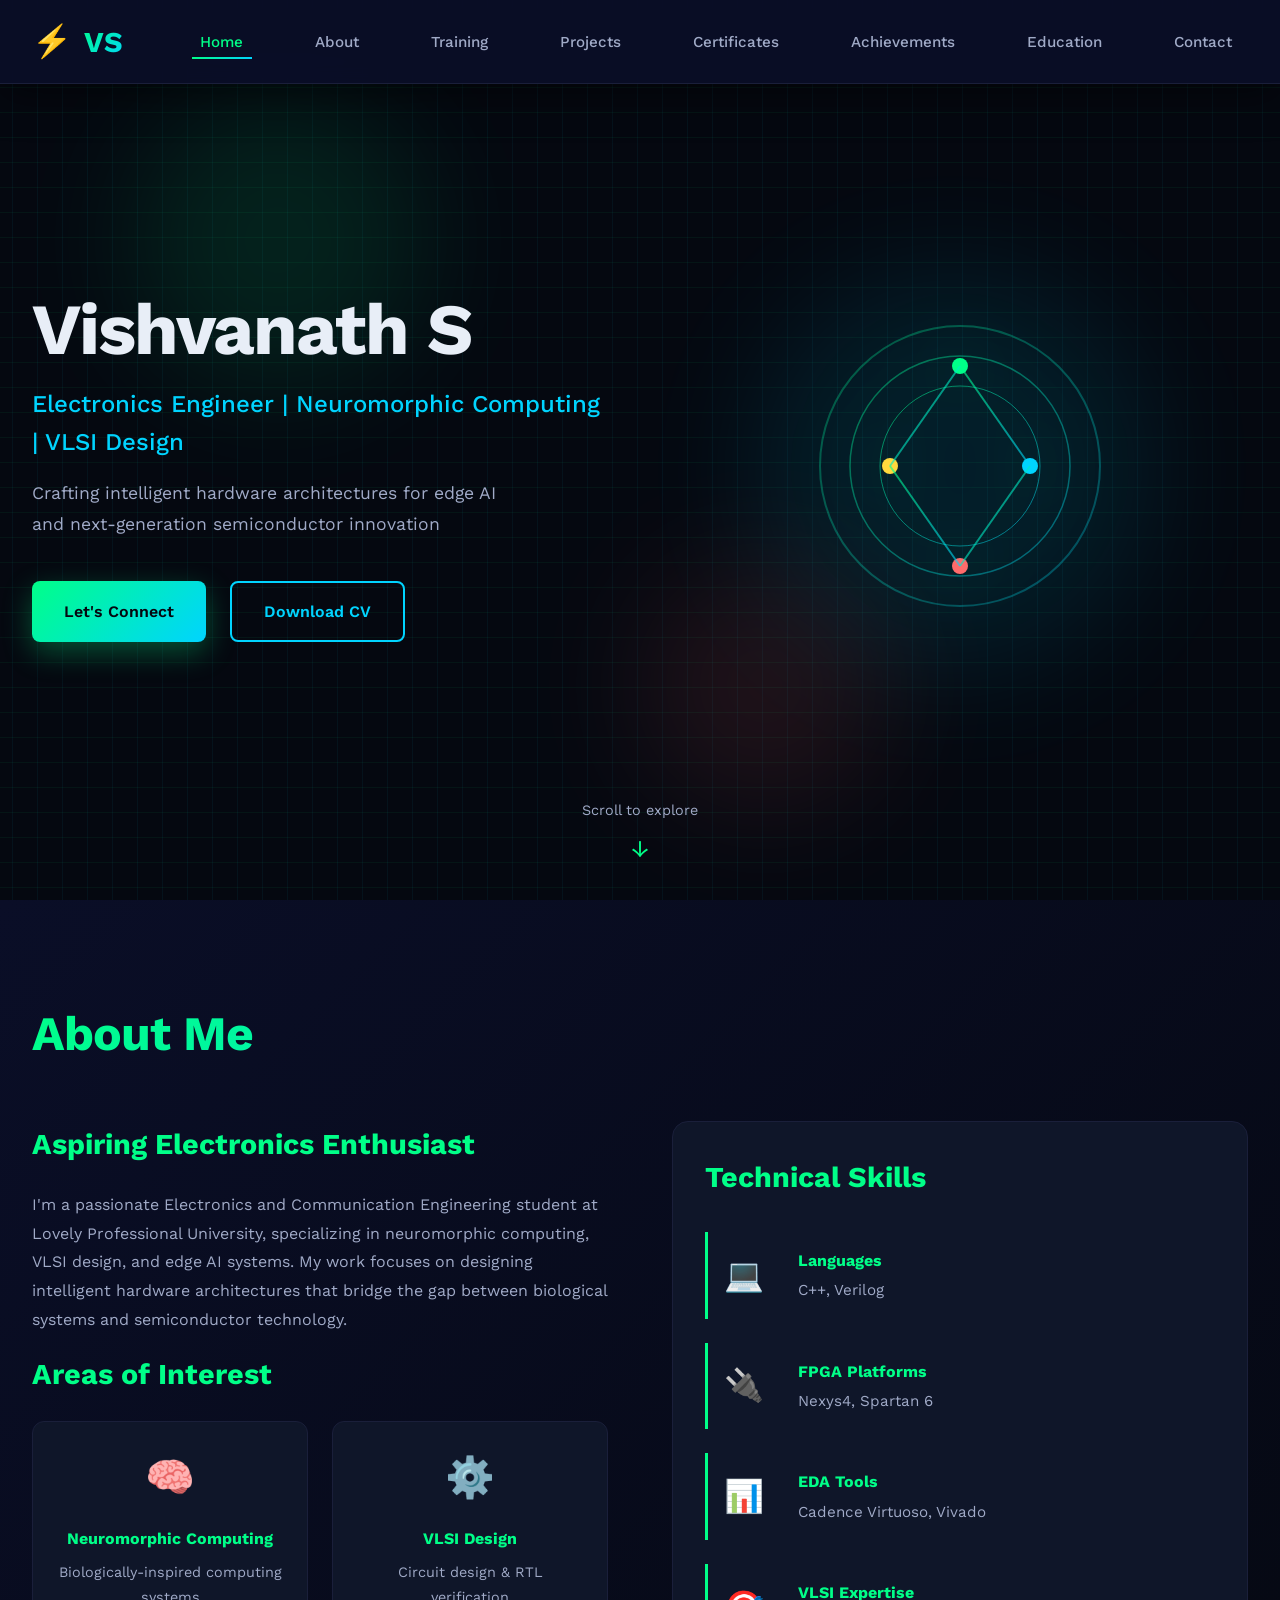
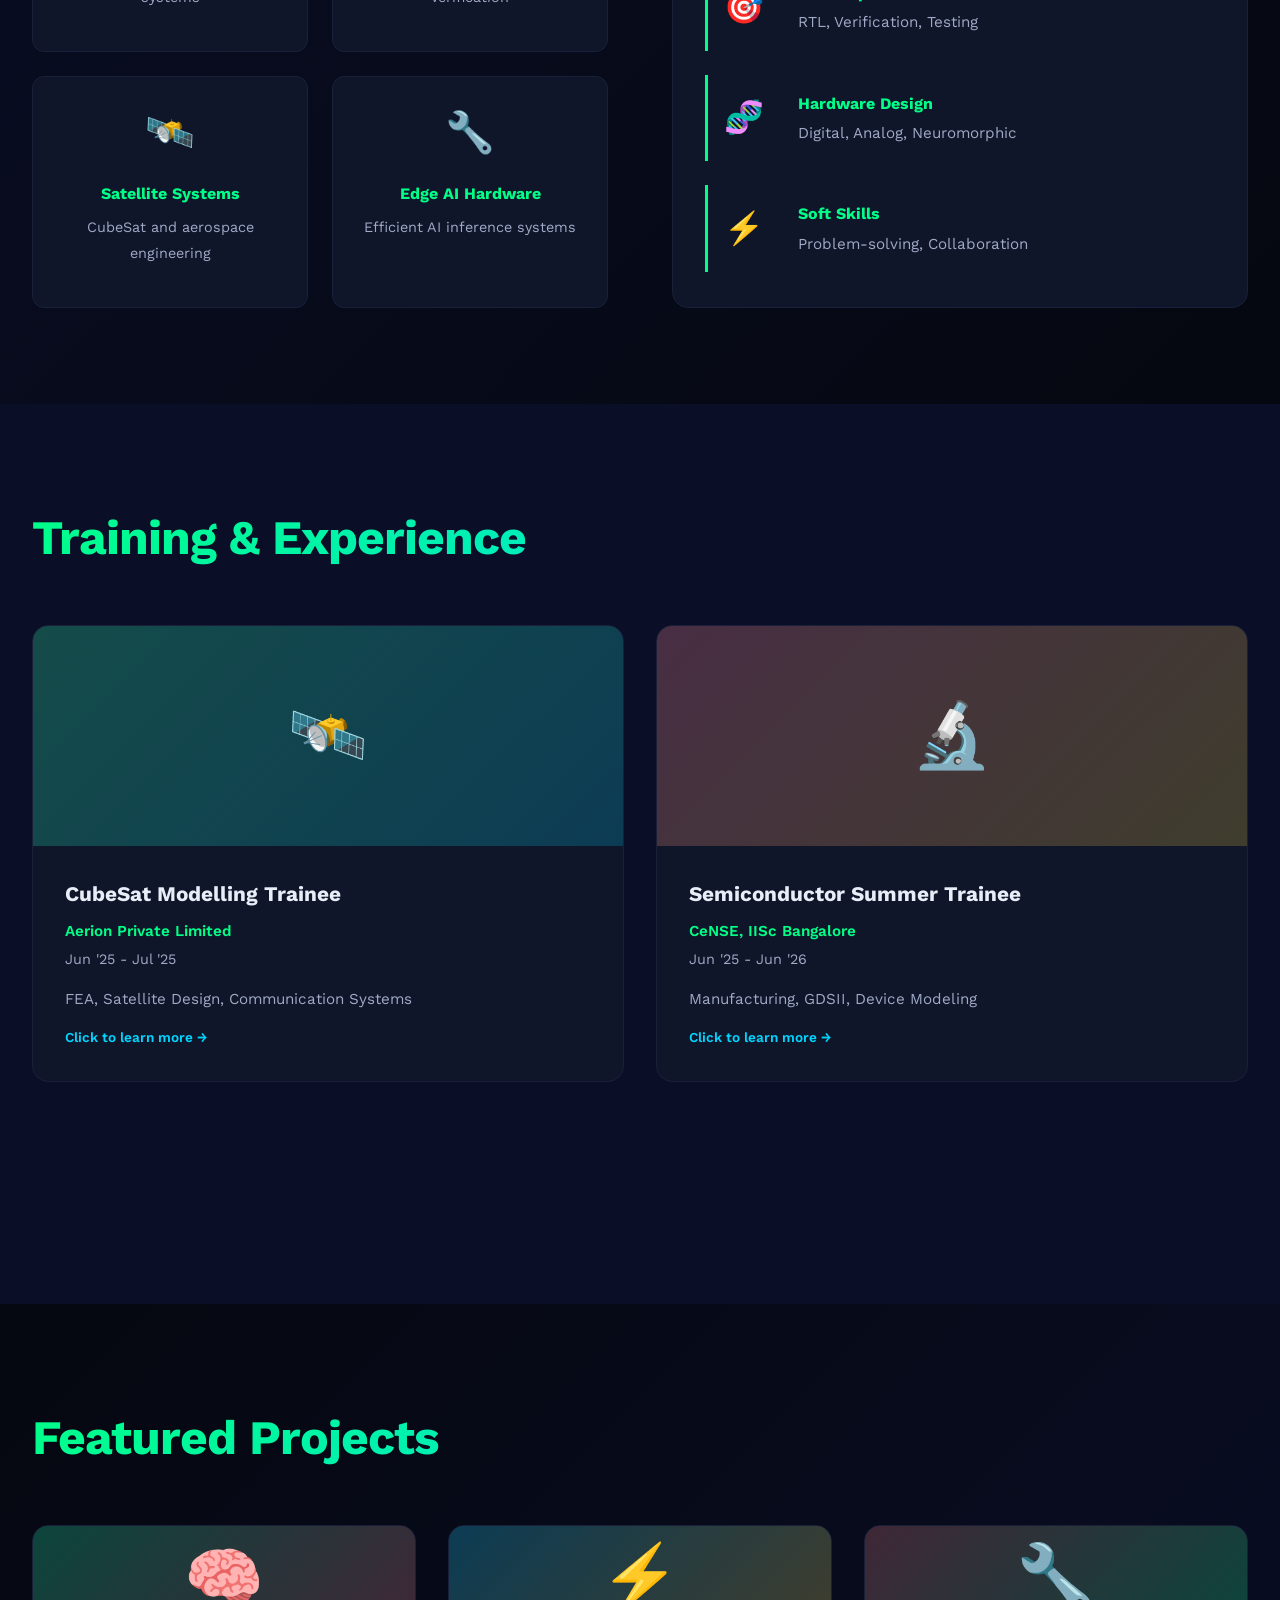
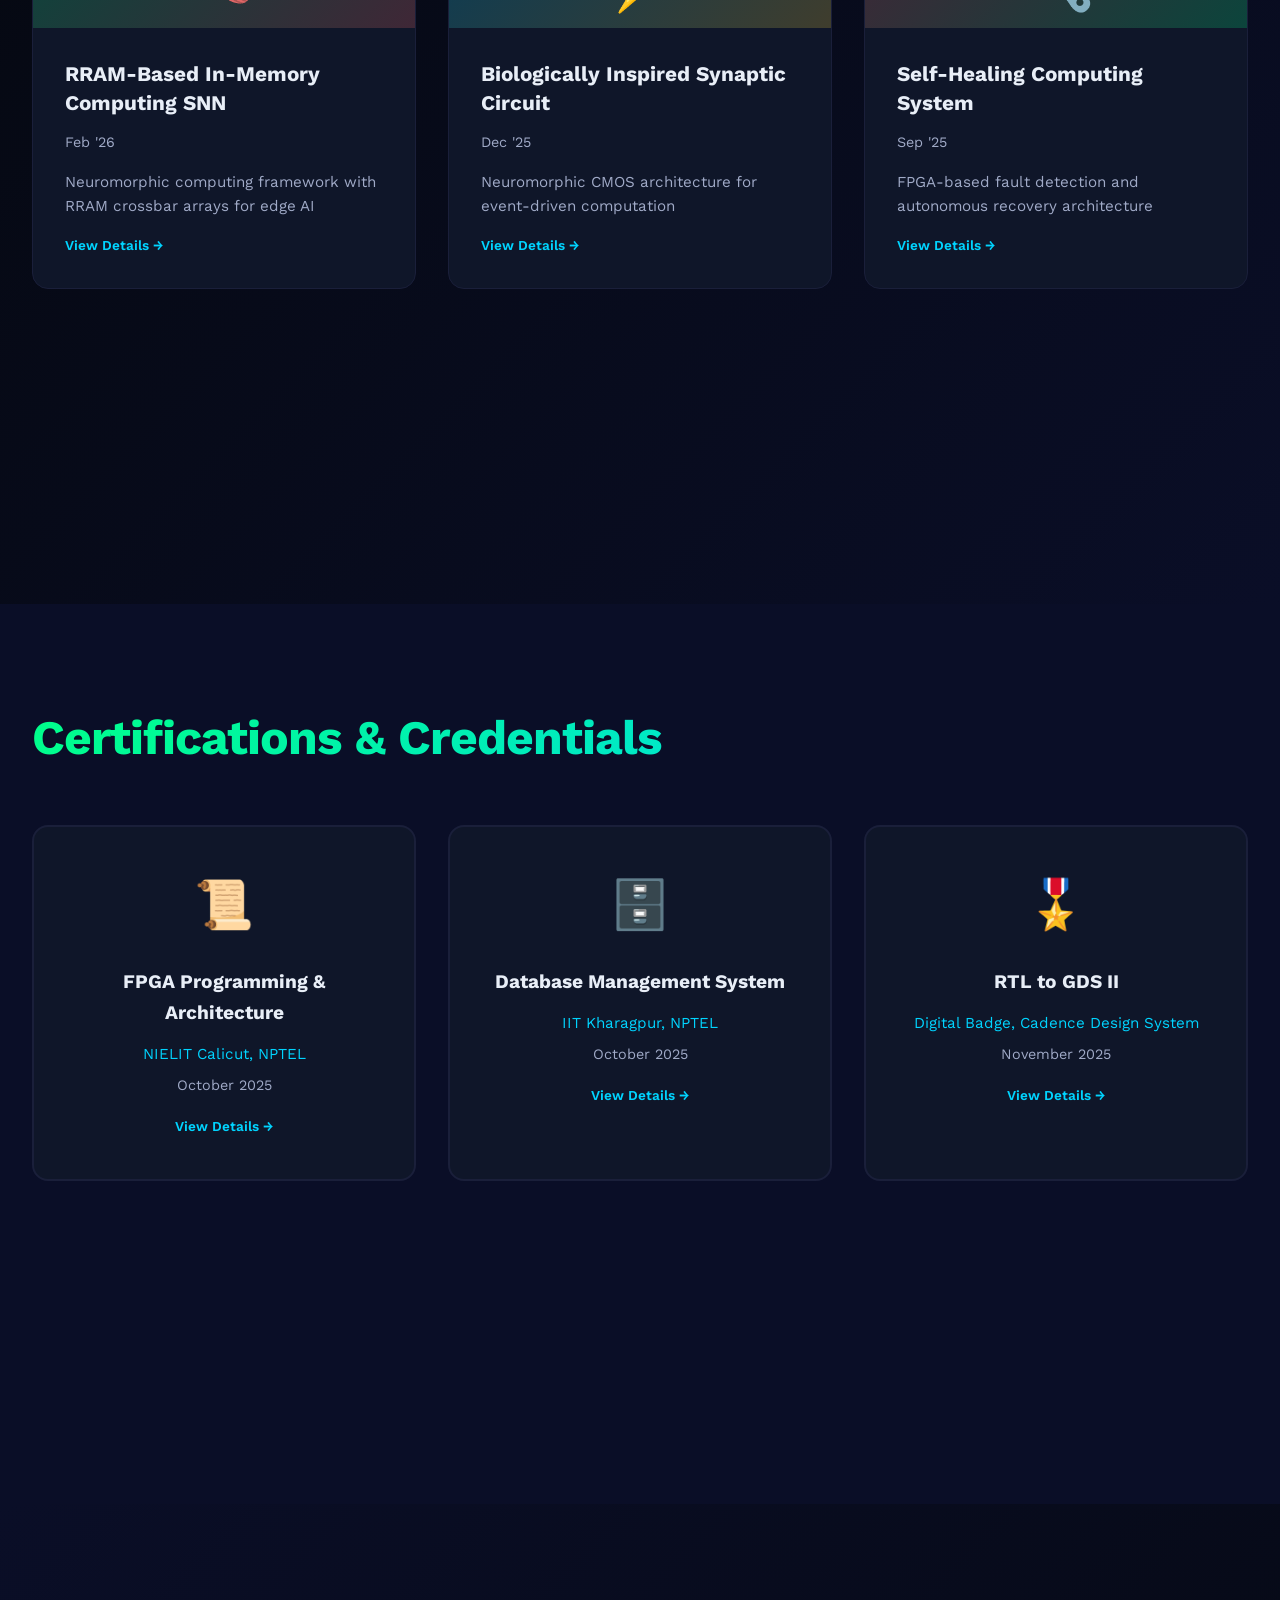
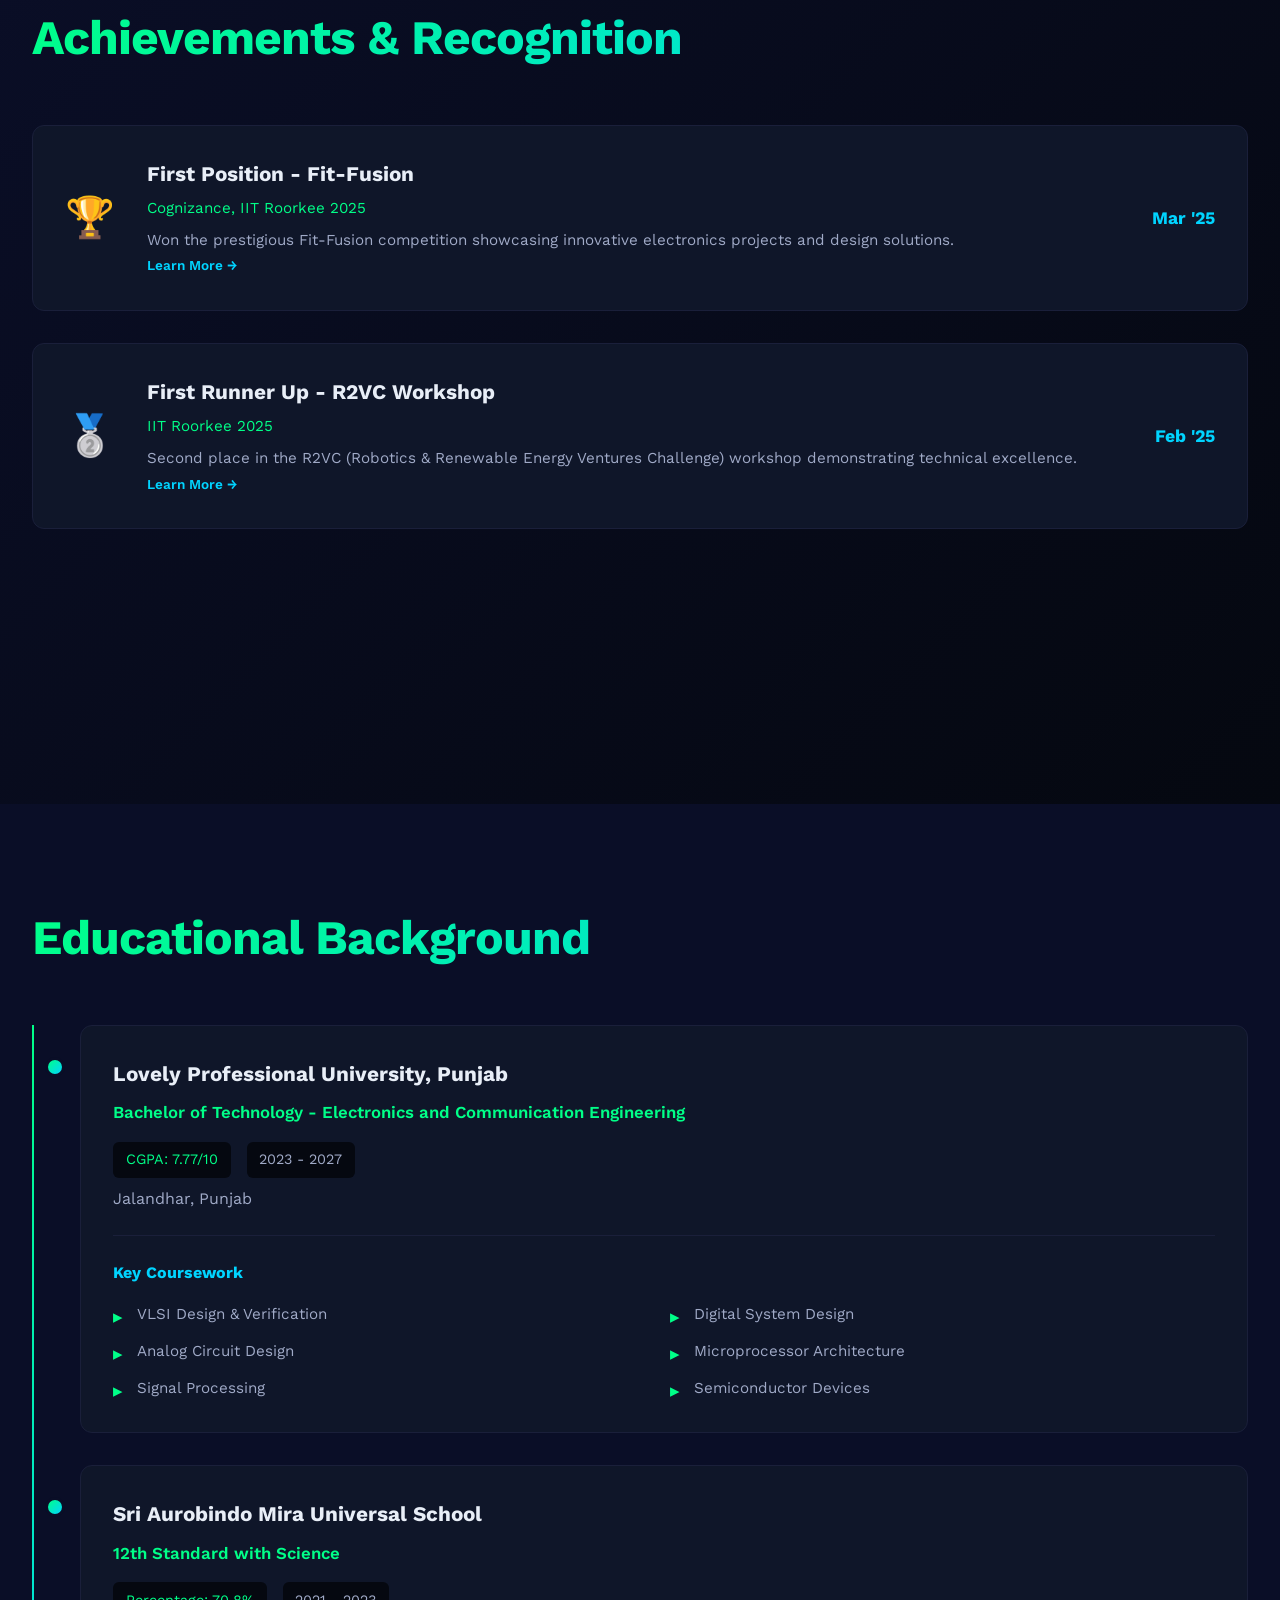
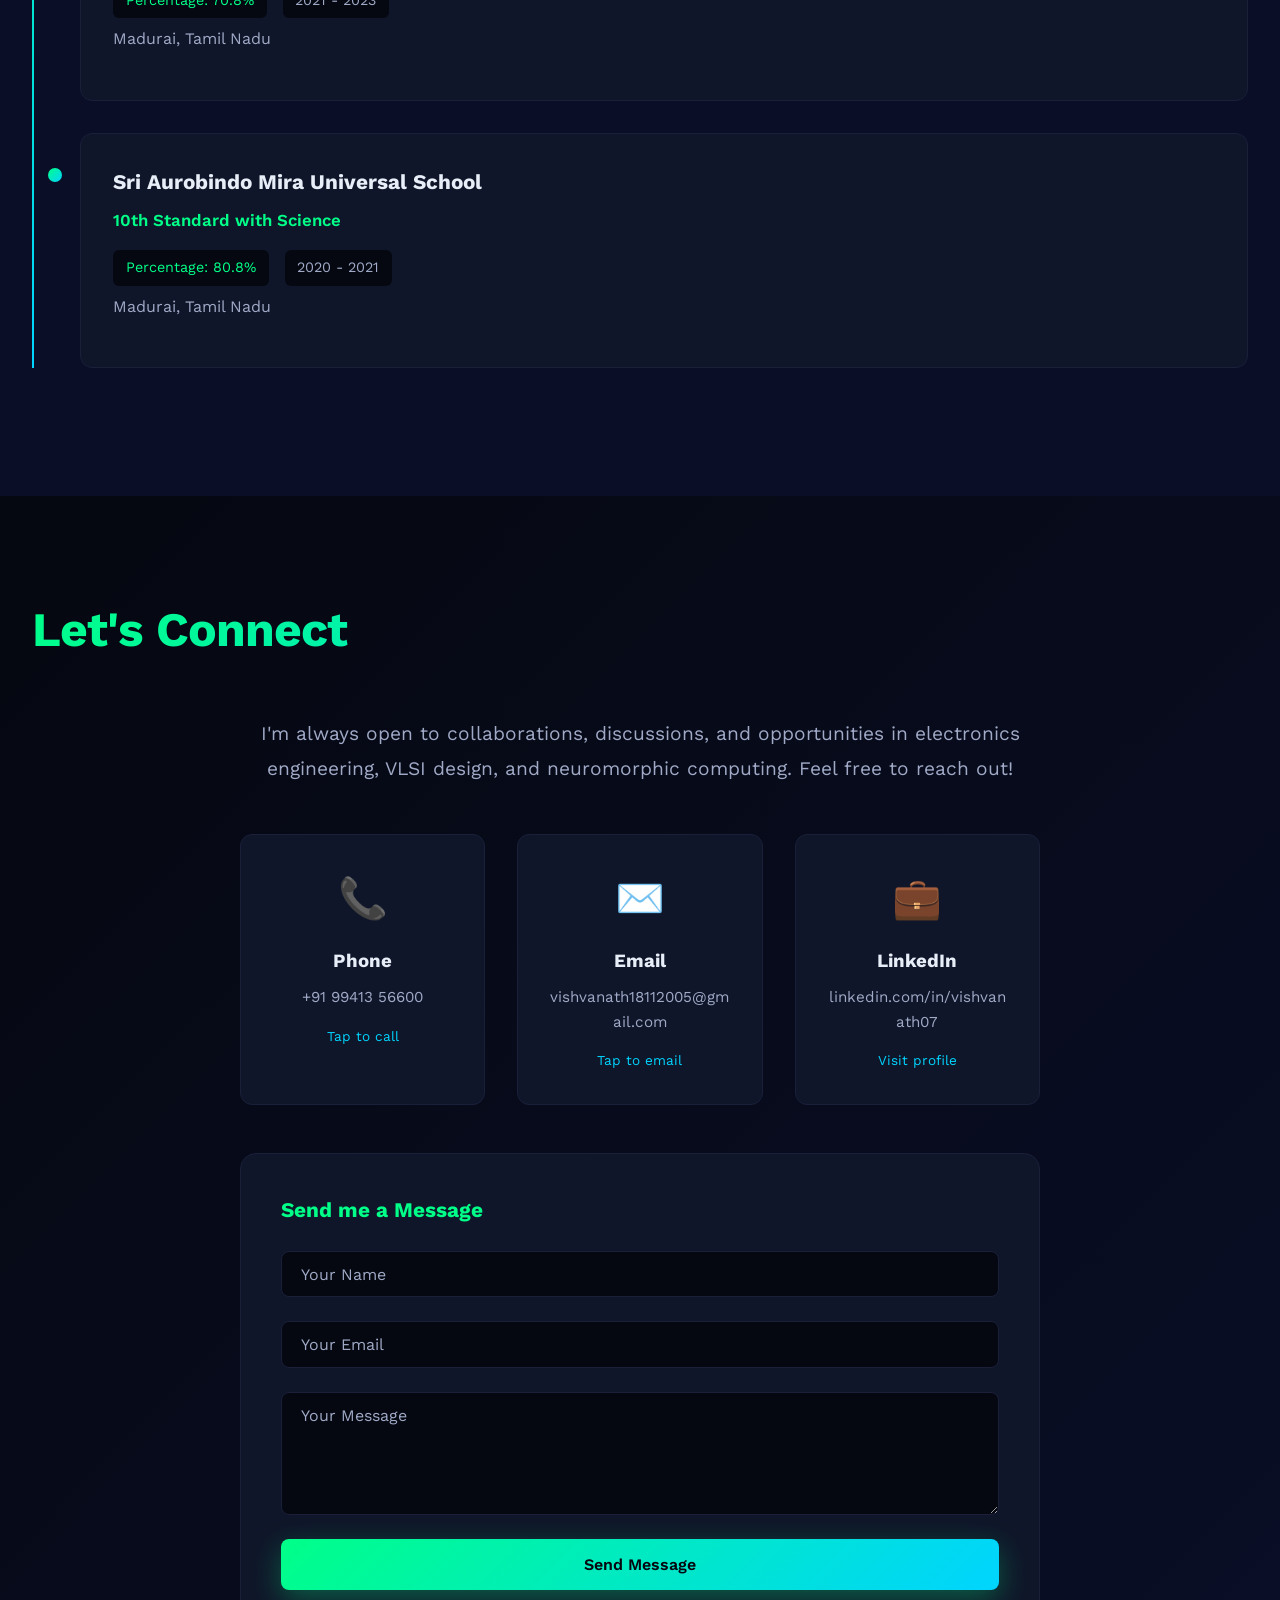
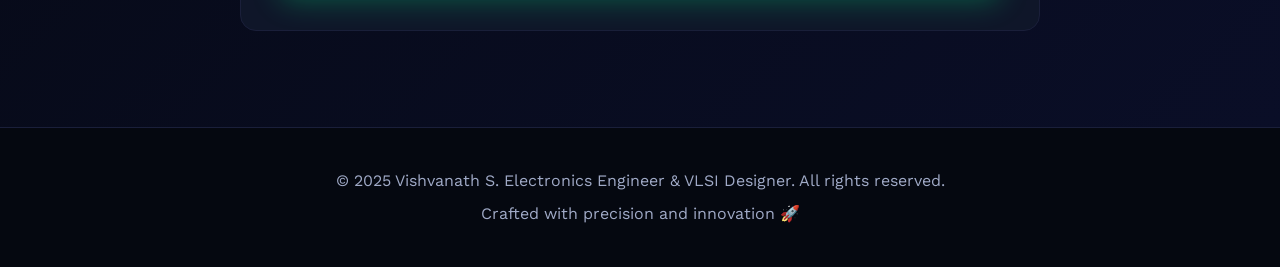
<file: index (1).html>
<!DOCTYPE html>
<html lang="en">
<head>
    <meta charset="UTF-8">
    <meta name="viewport" content="width=device-width, initial-scale=1.0">
    <title>Vishvanath S - Electronics & Neuromorphic Computing Portfolio</title>
    <link rel="stylesheet" href="styles.css">
    <link href="https://fonts.googleapis.com/css2?family=Space+Mono:wght@400;700&family=Geist+Mono:wght@400;500;700&family=Work+Sans:wght@300;400;500;600;700&display=swap" rel="stylesheet">
</head>
<body>
    <!-- Navigation Bar -->
    <nav class="navbar">
        <div class="navbar-container">
            <div class="logo">
                <span class="logo-icon">⚡</span>
                <span class="logo-text">VS</span>
            </div>
            <ul class="nav-menu">
                <li><a href="#home" class="nav-link active" data-section="home">Home</a></li>
                <li><a href="#about" class="nav-link" data-section="about">About</a></li>
                <li><a href="#training" class="nav-link" data-section="training">Training</a></li>
                <li><a href="#projects" class="nav-link" data-section="projects">Projects</a></li>
                <li><a href="#certificates" class="nav-link" data-section="certificates">Certificates</a></li>
                <li><a href="#achievements" class="nav-link" data-section="achievements">Achievements</a></li>
                <li><a href="#education" class="nav-link" data-section="education">Education</a></li>
                <li><a href="#contact" class="nav-link" data-section="contact">Contact</a></li>
            </ul>
            <div class="hamburger">
                <span></span>
                <span></span>
                <span></span>
            </div>
        </div>
    </nav>

    <!-- Hero Section -->
    <section id="home" class="section hero-section">
        <div class="hero-background">
            <div class="grid-bg"></div>
            <div class="animated-blobs">
                <div class="blob blob-1"></div>
                <div class="blob blob-2"></div>
                <div class="blob blob-3"></div>
            </div>
        </div>
        <div class="hero-content">
            <div class="hero-text">
                <h1 class="hero-title">Vishvanath S</h1>
                <p class="hero-subtitle">Electronics Engineer | Neuromorphic Computing | VLSI Design</p>
                <p class="hero-description">Crafting intelligent hardware architectures for edge AI and next-generation semiconductor innovation</p>
                <div class="hero-buttons">
                    <button class="btn btn-primary" onclick="scrollToSection('contact')">Let's Connect</button>
                    <a href="vcv.pdf" download class="btn btn-secondary">
    Download CV
</a>
                </div>
            </div>
            <div class="hero-visual">
                <div class="animated-circuit">
                    <svg viewBox="0 0 300 300" class="circuit-svg">
                        <circle cx="150" cy="150" r="140" fill="none" stroke="url(#grad)" stroke-width="2" opacity="0.3"/>
                        <circle cx="150" cy="150" r="110" fill="none" stroke="url(#grad)" stroke-width="1.5" opacity="0.4"/>
                        <circle cx="150" cy="150" r="80" fill="none" stroke="url(#grad)" stroke-width="1" opacity="0.5"/>
                        <defs>
                            <linearGradient id="grad" x1="0%" y1="0%" x2="100%" y2="100%">
                                <stop offset="0%" style="stop-color:#00ff88;stop-opacity:1" />
                                <stop offset="100%" style="stop-color:#00d4ff;stop-opacity:1" />
                            </linearGradient>
                        </defs>
                        <circle cx="150" cy="50" r="8" fill="#00ff88"/>
                        <circle cx="220" cy="150" r="8" fill="#00d4ff"/>
                        <circle cx="150" cy="250" r="8" fill="#ff6b6b"/>
                        <circle cx="80" cy="150" r="8" fill="#ffd93d"/>
                        <line x1="150" y1="50" x2="220" y2="150" stroke="url(#grad)" stroke-width="2" opacity="0.6"/>
                        <line x1="220" y1="150" x2="150" y2="250" stroke="url(#grad)" stroke-width="2" opacity="0.6"/>
                        <line x1="150" y1="250" x2="80" y2="150" stroke="url(#grad)" stroke-width="2" opacity="0.6"/>
                        <line x1="80" y1="150" x2="150" y2="50" stroke="url(#grad)" stroke-width="2" opacity="0.6"/>
                    </svg>
                </div>
            </div>
        </div>
        <div class="scroll-indicator">
            <span>Scroll to explore</span>
            <div class="scroll-arrow">↓</div>
        </div>
    </section>

    <!-- About Section -->
    <section id="about" class="section about-section">
        <div class="section-container">
            <h2 class="section-title">About Me</h2>
            <div class="about-content">
                <div class="about-text">
                    <div class="about-intro">
                        <h3>Aspiring Electronics Enthusiast</h3>
                        <p>I'm a passionate Electronics and Communication Engineering student at Lovely Professional University, specializing in neuromorphic computing, VLSI design, and edge AI systems. My work focuses on designing intelligent hardware architectures that bridge the gap between biological systems and semiconductor technology.</p>
                    </div>
                    <div class="about-interests">
                        <h3>Areas of Interest</h3>
                        <div class="interest-grid">
                            <div class="interest-card">
                                <span class="interest-icon">🧠</span>
                                <h4>Neuromorphic Computing</h4>
                                <p>Biologically-inspired computing systems</p>
                            </div>
                            <div class="interest-card">
                                <span class="interest-icon">⚙️</span>
                                <h4>VLSI Design</h4>
                                <p>Circuit design & RTL verification</p>
                            </div>
                            <div class="interest-card">
                                <span class="interest-icon">🛰️</span>
                                <h4>Satellite Systems</h4>
                                <p>CubeSat and aerospace engineering</p>
                            </div>
                            <div class="interest-card">
                                <span class="interest-icon">🔧</span>
                                <h4>Edge AI Hardware</h4>
                                <p>Efficient AI inference systems</p>
                            </div>
                        </div>
                    </div>
                </div>
                <div class="skills-showcase">
                    <h3>Technical Skills</h3>
                    <div class="skills-grid">
                        <div class="skill-item">
                            <span class="skill-icon">💻</span>
                            <div class="skill-info">
                                <h4>Languages</h4>
                                <p>C++, Verilog</p>
                            </div>
                        </div>
                        <div class="skill-item">
                            <span class="skill-icon">🔌</span>
                            <div class="skill-info">
                                <h4>FPGA Platforms</h4>
                                <p>Nexys4, Spartan 6</p>
                            </div>
                        </div>
                        <div class="skill-item">
                            <span class="skill-icon">📊</span>
                            <div class="skill-info">
                                <h4>EDA Tools</h4>
                                <p>Cadence Virtuoso, Vivado</p>
                            </div>
                        </div>
                        <div class="skill-item">
                            <span class="skill-icon">🎯</span>
                            <div class="skill-info">
                                <h4>VLSI Expertise</h4>
                                <p>RTL, Verification, Testing</p>
                            </div>
                        </div>
                        <div class="skill-item">
                            <span class="skill-icon">🧬</span>
                            <div class="skill-info">
                                <h4>Hardware Design</h4>
                                <p>Digital, Analog, Neuromorphic</p>
                            </div>
                        </div>
                        <div class="skill-item">
                            <span class="skill-icon">⚡</span>
                            <div class="skill-info">
                                <h4>Soft Skills</h4>
                                <p>Problem-solving, Collaboration</p>
                            </div>
                        </div>
                    </div>
                </div>
            </div>
        </div>
    </section>

    <!-- Training Section -->
    <section id="training" class="section training-section">
        <div class="section-container">
            <h2 class="section-title">Training & Experience</h2>
            <div class="training-grid">
                <div class="training-card" onclick="openModal('training-modal-1')">
                    <div class="training-image">
                        <div class="image-placeholder aerospace">
                            <span>🛰️</span>
                        </div>
                    </div>
                    <div class="training-info">
                        <h3>CubeSat Modelling Trainee</h3>
                        <p class="company">Aerion Private Limited</p>
                        <p class="date">Jun '25 - Jul '25</p>
                        <p class="description">FEA, Satellite Design, Communication Systems</p>
                        <span class="click-hint">Click to learn more →</span>
                    </div>
                </div>

                <div class="training-card" onclick="openModal('training-modal-2')">
                    <div class="training-image">
                        <div class="image-placeholder semiconductor">
                            <span>🔬</span>
                        </div>
                    </div>
                    <div class="training-info">
                        <h3>Semiconductor Summer Trainee</h3>
                        <p class="company">CeNSE, IISc Bangalore</p>
                        <p class="date">Jun '25 - Jun '26</p>
                        <p class="description">Manufacturing, GDSII, Device Modeling</p>
                        <span class="click-hint">Click to learn more →</span>
                    </div>
                </div>
            </div>
        </div>
    </section>

    <!-- Training Modals -->
    <div id="training-modal-1" class="modal">
        <div class="modal-content">
            <button class="close-modal" onclick="closeModal('training-modal-1')">&times;</button>
            <div class="modal-header">
                <h2>CubeSat Modelling Trainee</h2>
                <p class="modal-subtitle">Aerion Private Limited | Jun '25 - Jul '25</p>
            </div>
            <div class="modal-body">
                <div class="modal-section">
                    <h3>Area of Training</h3>
                    <p>Finite Element Analysis, Satellite Structure Design, Communication System Integration, Aerospace Prototyping</p>
                </div>
                <div class="modal-section">
                    <h3>Learning Outcomes</h3>
                    <ul class="outcomes-list">
                        <li>Conducted FEA on CubeSat structures for weather monitoring and navigation applications</li>
                        <li>Modeled satellite components using Fusion 360 with high-fidelity simulations in Simulia</li>
                        <li>Analyzed mechanical stresses and thermal loads under mission-critical conditions</li>
                        <li>Explored communication subsystem architectures for surveillance and remote sensing</li>
                        <li>Developed modular 3D designs following aerospace prototyping principles</li>
                    </ul>
                </div>
                <div class="modal-section">
                    <h3>Certificate</h3>
                    <p>Certificate from Aerion Private Limited</p>
                    <a href="aeroinletter.pdf" target="_blank" class="btn btn-secondary">
    View PDF Proof
</a>
                </div>
            </div>
        </div>
    </div>

    <div id="training-modal-2" class="modal">
        <div class="modal-content">
            <button class="close-modal" onclick="closeModal('training-modal-2')">&times;</button>
            <div class="modal-header">
                <h2>Semiconductor Summer Trainee</h2>
                <p class="modal-subtitle">CeNSE, IISc Bangalore | Jun '25 - Jun '26</p>
            </div>
            <div class="modal-body">
                <div class="modal-section">
                    <h3>Area of Training</h3>
                    <p>Semiconductor Manufacturing Flow, RTL to GDSII Transition, Device-level Modeling, Physical Layout Design</p>
                </div>
                <div class="modal-section">
                    <h3>Learning Outcomes</h3>
                    <ul class="outcomes-list">
                        <li>Comprehensive exposure to end-to-end semiconductor manufacturing from material science to chip packaging</li>
                        <li>Analyzed foundry workflows and RTL to GDSII transition processes</li>
                        <li>Visualized Silvaco TCAD for device-level modeling and process simulation</li>
                        <li>Focused on standard cell architectures and interconnect routing using Cadence Virtuoso</li>
                        <li>Gained expertise in silicon wafer tapeout and design verification</li>
                    </ul>
                </div>
                <div class="modal-section">
                    <h3>Certificate</h3>
                    <p>Certificate from CeNSE, IISc Bangalore</p>
                    <a href="iiscCerificate.pdf" target="_blank" class="btn btn-secondary">
    View PDF Proof
</a>
                </div>
            </div>
        </div>
    </div>

    <!-- Projects Section -->
    <section id="projects" class="section projects-section">
        <div class="section-container">
            <h2 class="section-title">Featured Projects</h2>
            <div class="projects-grid">
                <div class="project-card" onclick="openModal('project-modal-1')">
                    <div class="project-image">
                        <div class="image-placeholder neural">
                            <span>🧠</span>
                        </div>
                    </div>
                    <div class="project-info">
                        <h3>RRAM-Based In-Memory Computing SNN</h3>
                        <p class="date">Feb '26</p>
                        <p class="description">Neuromorphic computing framework with RRAM crossbar arrays for edge AI</p>
                        <span class="click-hint">View Details →</span>
                    </div>
                </div>

                <div class="project-card" onclick="openModal('project-modal-2')">
                    <div class="project-image">
                        <div class="image-placeholder synapse">
                            <span>⚡</span>
                        </div>
                    </div>
                    <div class="project-info">
                        <h3>Biologically Inspired Synaptic Circuit</h3>
                        <p class="date">Dec '25</p>
                        <p class="description">Neuromorphic CMOS architecture for event-driven computation</p>
                        <span class="click-hint">View Details →</span>
                    </div>
                </div>

                <div class="project-card" onclick="openModal('project-modal-3')">
                    <div class="project-image">
                        <div class="image-placeholder healing">
                            <span>🔧</span>
                        </div>
                    </div>
                    <div class="project-info">
                        <h3>Self-Healing Computing System</h3>
                        <p class="date">Sep '25</p>
                        <p class="description">FPGA-based fault detection and autonomous recovery architecture</p>
                        <span class="click-hint">View Details →</span>
                    </div>
                </div>
            </div>
        </div>
    </section>

    <!-- Project Modals -->
    <div id="project-modal-1" class="modal">
        <div class="modal-content">
            <button class="close-modal" onclick="closeModal('project-modal-1')">&times;</button>
            <div class="modal-header">
                <h2>RRAM-Based In-Memory Computing Spiking Neural Network</h2>
                <p class="modal-subtitle">February 2026</p>
            </div>
            <div class="modal-body">
                <div class="modal-section">
                    <h3>Targeted Problem</h3>
                    <p>Energy inefficiency in traditional AI inference systems for edge devices. Conventional von Neumann architectures suffer from the energy cost of data movement between processor and memory.</p>
                </div>
                <div class="modal-section">
                    <h3>Potential Impact</h3>
                    <p>By utilizing RRAM crossbar arrays, this project enables computation to occur directly within memory, reducing power consumption by orders of magnitude for edge AI applications in IoT devices, mobile systems, and autonomous platforms.</p>
                </div>
                <div class="modal-section">
                    <h3>Technical Implementation</h3>
                    <ul class="outcomes-list">
                        <li>Engineered neuromorphic computing framework using Resistive RAM crossbar arrays</li>
                        <li>Designed 1T1R RRAM cell architecture with crossbar-based synaptic weight storage</li>
                        <li>Implemented SNN neuron model for event-driven computation</li>
                        <li>Performed Monte Carlo variability analysis for device-level effects</li>
                        <li>Simulated I-V hysteresis characteristics and resistive switching behavior</li>
                    </ul>
                </div>
                <div class="modal-section progress-section">
                    <h3>Achievement Progress</h3>
                    <div class="progress-bar">
                        <div class="progress-fill" style="width: 85%"></div>
                    </div>
                    <p>85% Complete - Design verification phase</p>
                </div>
                <div class="modal-section">
                    <h3>Potential Area of Deployment</h3>
                    <ul class="outcomes-list">
                        <li>Edge AI inference on IoT devices</li>
                        <li>Mobile and wearable computing systems</li>
                        <li>Autonomous robotics and UAVs</li>
                        <li>Real-time sensory processing</li>
                        <li>Power-constrained embedded systems</li>
                    </ul>
                </div>
                <div class="modal-section">
                    <h3>Tech Stack</h3>
                    <p>Cadence Virtuoso, Verilog/Verilog-A, RRAM Device Modeling, Spiking Neural Networks, Monte Carlo Analysis</p>
                </div>
            </div>
        </div>
    </div>

    <div id="project-modal-2" class="modal">
        <div class="modal-content">
            <button class="close-modal" onclick="closeModal('project-modal-2')">&times;</button>
            <div class="modal-header">
                <h2>Biologically Inspired Synaptic Circuit – Neuromorphic Computing</h2>
                <p class="modal-subtitle">December 2025</p>
            </div>
            <div class="modal-body">
                <div class="modal-section">
                    <h3>Targeted Problem</h3>
                    <p>Traditional digital systems consume excessive power in event-processing tasks. This project aims to replicate the brain's efficient spike-based communication for ultra-low power applications.</p>
                </div>
                <div class="modal-section">
                    <h3>Potential Impact</h3>
                    <p>Creates a novel computing paradigm that matches biological neural behavior while maintaining hardware efficiency. Applicable to sensory processing, pattern recognition, and temporal signal analysis with minimal power overhead.</p>
                </div>
                <div class="modal-section">
                    <h3>Technical Implementation</h3>
                    <ul class="outcomes-list">
                        <li>Designed biologically inspired synaptic circuit using CMOS-based neuromorphic architectures</li>
                        <li>Developed SNN model at 90nm technology node</li>
                        <li>Implemented spike-based processing circuits with parallel inputs</li>
                        <li>Simulated neuron and synapse circuits in Cadence Virtuoso & Spectre</li>
                        <li>Analyzed synaptic response characteristics and threshold activation</li>
                    </ul>
                </div>
                <div class="modal-section progress-section">
                    <h3>Achievement Progress</h3>
                    <div class="progress-bar">
                        <div class="progress-fill" style="width: 90%"></div>
                    </div>
                    <p>90% Complete - Simulation and validation</p>
                </div>
                <div class="modal-section">
                    <h3>Potential Area of Deployment</h3>
                    <ul class="outcomes-list">
                        <li>Bio-signal processing (EEG, ECG analysis)</li>
                        <li>Neuromorphic sensor arrays</li>
                        <li>Pattern recognition systems</li>
                        <li>Low-power edge computing</li>
                        <li>Brain-computer interfaces</li>
                    </ul>
                </div>
                <div class="modal-section">
                    <h3>Tech Stack</h3>
                    <p>Cadence Virtuoso & Spectre, CMOS Digital/Analog Circuit Design, Spiking Neural Networks</p>
                </div>
            </div>
        </div>
    </div>

    <div id="project-modal-3" class="modal">
        <div class="modal-content">
            <button class="close-modal" onclick="closeModal('project-modal-3')">&times;</button>
            <div class="modal-header">
                <h2>Self-Healing Computing System – Bharat Electronics Limited</h2>
                <p class="modal-subtitle">September 2025</p>
            </div>
            <div class="modal-body">
                <div class="modal-section">
                    <h3>Targeted Problem</h3>
                    <p>Modern digital systems face increasing fault rates from process variations, aging, and radiation effects. Traditional systems require complete shutdown for repair; this system enables continuous operation during fault recovery.</p>
                </div>
                <div class="modal-section">
                    <h3>Potential Impact</h3>
                    <p>Dramatically improves system reliability and uptime for mission-critical applications. Enables autonomous fault detection and recovery without external intervention, reducing downtime and maintenance costs in aerospace, defense, and high-reliability computing.</p>
                </div>
                <div class="modal-section">
                    <h3>Technical Implementation</h3>
                    <ul class="outcomes-list">
                        <li>Designed 4-bit ALU with integrated BIST mechanism</li>
                        <li>Developed self-healing architecture using Xilinx FPGA partial reconfiguration</li>
                        <li>Implemented fault detection circuitry for runtime monitoring</li>
                        <li>Enabled dynamic isolation and replacement of faulty logic blocks</li>
                        <li>Performed functional verification and hardware testing with fault injection</li>
                    </ul>
                </div>
                <div class="modal-section progress-section">
                    <h3>Achievement Progress</h3>
                    <div class="progress-bar">
                        <div class="progress-fill" style="width: 95%"></div>
                    </div>
                    <p>95% Complete - Hardware deployment phase</p>
                </div>
                <div class="modal-section">
                    <h3>Potential Area of Deployment</h3>
                    <ul class="outcomes-list">
                        <li>Aerospace and satellite systems</li>
                        <li>Defense applications</li>
                        <li>Medical implants and devices</li>
                        <li>High-reliability industrial control</li>
                        <li>Autonomous systems and robotics</li>
                    </ul>
                </div>
                <div class="modal-section">
                    <h3>Tech Stack</h3>
                    <p>Verilog, Xilinx Vivado, FPGA (Nexys4), Digital System Design, Hardware Verification, Fault-Tolerant Computing</p>
                </div>
            </div>
        </div>
    </div>

    <!-- Certificates Section -->
    <section id="certificates" class="section certificates-section">
        <div class="section-container">
            <h2 class="section-title">Certifications & Credentials</h2>
            <div class="certificates-grid">
                <div class="certificate-card" onclick="openModal('cert-modal-1')">
                    <div class="cert-icon">📜</div>
                    <h3>FPGA Programming & Architecture</h3>
                    <p class="cert-issuer">NIELIT Calicut, NPTEL</p>
                    <p class="cert-date">October 2025</p>
                    <span class="click-hint">View Details →</span>
                </div>

                <div class="certificate-card" onclick="openModal('cert-modal-2')">
                    <div class="cert-icon">🗄️</div>
                    <h3>Database Management System</h3>
                    <p class="cert-issuer">IIT Kharagpur, NPTEL</p>
                    <p class="cert-date">October 2025</p>
                    <span class="click-hint">View Details →</span>
                </div>

                <div class="certificate-card" onclick="openModal('cert-modal-3')">
                    <div class="cert-icon">🎖️</div>
                    <h3>RTL to GDS II</h3>
                    <p class="cert-issuer">Digital Badge, Cadence Design System</p>
                    <p class="cert-date">November 2025</p>
                    <span class="click-hint">View Details →</span>
                </div>
            </div>
        </div>
    </section>

    <!-- Certificate Modals -->
    <div id="cert-modal-1" class="modal">
        <div class="modal-content">
            <button class="close-modal" onclick="closeModal('cert-modal-1')">&times;</button>
            <div class="modal-header">
                <h2>FPGA Programming and Architecture</h2>
                <p class="modal-subtitle">NIELIT Calicut, NPTEL | October 2025</p>
            </div>
            <div class="modal-body">
                <div class="modal-section">
                    <h3>Course Overview</h3>
                    <p>Comprehensive training in FPGA design principles, programming methodologies, and hardware implementation. Covered topics including hardware description languages, synthesis, and place-and-route optimization.</p>
                </div>
                <div class="modal-section">
                    <h3>Skills Acquired</h3>
                    <ul class="outcomes-list">
                        <li>FPGA architecture and design paradigms</li>
                        <li>Hardware description language proficiency</li>
                        <li>Synthesis and optimization techniques</li>
                        <li>Timing closure and placement strategies</li>
                        <li>Real-world FPGA deployment</li>
                    </ul>
                </div>
                <div class="modal-section">
                    <h3>Certificate</h3>
                    <p>Official certification from NPTEL</p>
                   <a href="fpga-30_signed.pdf" target="_blank" class="btn btn-secondary">
    View PDF Proof
</a>                </div>
            </div>
        </div>
    </div>

    <div id="cert-modal-2" class="modal">
        <div class="modal-content">
            <button class="close-modal" onclick="closeModal('cert-modal-2')">&times;</button>
            <div class="modal-header">
                <h2>Database Management System</h2>
                <p class="modal-subtitle">IIT Kharagpur, NPTEL | October 2025</p>
            </div>
            <div class="modal-body">
                <div class="modal-section">
                    <h3>Course Overview</h3>
                    <p>Advanced study of database management systems including relational databases, query optimization, transaction management, and data consistency models. Applicable to embedded systems and hardware design data management.</p>
                </div>
                <div class="modal-section">
                    <h3>Skills Acquired</h3>
                    <ul class="outcomes-list">
                        <li>Database design and normalization</li>
                        <li>SQL and query optimization</li>
                        <li>Transaction management and ACID properties</li>
                        <li>Indexing and query performance</li>
                        <li>Real-world database applications</li>
                    </ul>
                </div>
                <div class="modal-section">
                    <h3>Certificate</h3>
                    <p>Official certification from IIT Kharagpur</p>
                    <a href="Data Base Management System.pdf" target="_blank" class="btn btn-secondary">
    View PDF Proof
</a>                          </div>
            </div>
        </div>
    </div>

    <div id="cert-modal-3" class="modal">
        <div class="modal-content">
            <button class="close-modal" onclick="closeModal('cert-modal-3')">&times;</button>
            <div class="modal-header">
                <h2>RTL to GDS II</h2gi

                <p class="modal-subtitle">Digital Badge, Cadence Design System | November 2025</p>
            </div>
            <div class="modal-body">
                <div class="modal-section">
                    <h3>Course Overview</h3>
                    <p>Specialized training in the complete RTL-to-GDS II flow, covering register-transfer level design, logic synthesis, place-and-route, and design verification. Industry-standard curriculum directly applicable to chip design.</p>
                </div>
                <div class="modal-section">
                    <h3>Skills Acquired</h3>
                    <ul class="outcomes-list">
                        <li>RTL design and testbench development</li>
                        <li>Logic synthesis and optimization</li>
                        <li>Physical layout design</li>
                        <li>Timing and power analysis</li>
                        <li>Design rule checking and verification</li>
                        <li>GDS II file generation and validation</li>
                    </ul>
                </div>
                <div class="modal-section">
                    <h3>Certificate</h3>
                    <p>Digital Badge from Cadence Design System</p>
                   <a href="cad.pdf" target="_blank" class="btn btn-secondary">
    View PDF Proof
</a>                </div>
            </div>
        </div>
    </div>

    <!-- Achievements Section -->
    <section id="achievements" class="section achievements-section">
        <div class="section-container">
            <h2 class="section-title">Achievements & Recognition</h2>
            <div class="achievements-list">
                <div class="achievement-item" onclick="openModal('achievement-modal-1')">
                    <div class="achievement-marker">🏆</div>
                    <div class="achievement-content">
                        <h3>First Position - Fit-Fusion</h3>
                        <p class="achievement-event">Cognizance, IIT Roorkee 2025</p>
                        <p class="achievement-description">Won the prestigious Fit-Fusion competition showcasing innovative electronics projects and design solutions.</p>
                        <span class="click-hint">Learn More →</span>
                    </div>
                    <div class="achievement-date">Mar '25</div>
                </div>

                <div class="achievement-item" onclick="openModal('achievement-modal-2')">
                    <div class="achievement-marker">🥈</div>
                    <div class="achievement-content">
                        <h3>First Runner Up - R2VC Workshop</h3>
                        <p class="achievement-event">IIT Roorkee 2025</p>
                        <p class="achievement-description">Second place in the R2VC (Robotics & Renewable Energy Ventures Challenge) workshop demonstrating technical excellence.</p>
                        <span class="click-hint">Learn More →</span>
                    </div>
                    <div class="achievement-date">Feb '25</div>
                </div>
            </div>
        </div>
    </section>

    <!-- Achievement Modals -->
    <div id="achievement-modal-1" class="modal">
        <div class="modal-content">
            <button class="close-modal" onclick="closeModal('achievement-modal-1')">&times;</button>
            <div class="modal-header">
                <h2>First Position - Fit-Fusion</h2>
                <p class="modal-subtitle">Cognizance, IIT Roorkee | March 2025</p>
            </div>
            <div class="modal-body">
                <div class="modal-section">
                    <h3>Competition Overview</h3>
                    <p>Fit-Fusion is a premier electronics and innovation competition at IIT Roorkee's annual techfest, attracting top talent from across the country. The competition evaluates innovation, technical depth, and practical applicability of electronic systems.</p>
                </div>
                <div class="modal-section">
                    <h3>Achievement Details</h3>
                    <p>Secured the first position among numerous competitive entries by presenting an advanced neuromorphic computing architecture with superior power efficiency and innovative design approaches.</p>
                </div>
                <div class="modal-section">
                    <h3>Key Highlights</h3>
                    <ul class="outcomes-list">
                        <li>Demonstrated cutting-edge neuromorphic computing concepts</li>
                        <li>Showcased technical depth and innovative problem-solving</li>
                        <li>Presented comprehensive design documentation and validation</li>
                        <li>Competed against elite teams from premier institutions</li>
                    </ul>
                </div>
                <div class="modal-section">
                    <h3>Certificate/Proof</h3>
                    <button class="btn btn-secondary" onclick="alert('Award certificate would be displayed here')">View Award Certificate</button>
                </div>
            </div>
        </div>
    </div>

    <div id="achievement-modal-2" class="modal">
        <div class="modal-content">
            <button class="close-modal" onclick="closeModal('achievement-modal-2')">&times;</button>
            <div class="modal-header">
                <h2>First Runner Up - R2VC Workshop</h2>
                <p class="modal-subtitle">IIT Roorkee | February 2025</p>
            </div>
            <div class="modal-body">
                <div class="modal-section">
                    <h3>Workshop Overview</h3>
                    <p>R2VC (Robotics & Renewable Energy Ventures Challenge) is an intensive workshop and competition focusing on practical applications of robotics and renewable energy technologies. Emphasizes innovation, feasibility, and real-world impact.</p>
                </div>
                <div class="modal-section">
                    <h3>Achievement Details</h3>
                    <p>Achieved second position among competitive teams by developing a fault-tolerant robotics system with integrated self-healing capabilities, demonstrating both technical expertise and innovative thinking.</p>
                </div>
                <div class="modal-section">
                    <h3>Key Highlights</h3>
                    <ul class="outcomes-list">
                        <li>Designed fault detection and recovery mechanisms</li>
                        <li>Demonstrated autonomous system reliability</li>
                        <li>Presented comprehensive technical documentation</li>
                        <li>Competed with experienced teams across the nation</li>
                    </ul>
                </div>
                <div class="modal-section">
                    <h3>Certificate/Proof</h3>
                    <button class="btn btn-secondary" onclick="alert('Award certificate would be displayed here')">View Award Certificate</button>
                </div>
            </div>
        </div>
    </div>

    <!-- Education Section -->
    <section id="education" class="section education-section">
        <div class="section-container">
            <h2 class="section-title">Educational Background</h2>
            <div class="education-timeline">
                <div class="timeline-item">
                    <div class="timeline-marker"></div>
                    <div class="timeline-content">
                        <div class="education-card">
                            <h3>Lovely Professional University, Punjab</h3>
                            <p class="degree">Bachelor of Technology - Electronics and Communication Engineering</p>
                            <div class="edu-details">
                                <span class="edu-cgpa">CGPA: 7.77/10</span>
                                <span class="edu-date">2023 - 2027</span>
                            </div>
                            <p class="edu-location">Jalandhar, Punjab</p>
                            <div class="edu-highlights">
                                <h4>Key Coursework</h4>
                                <ul>
                                    <li>VLSI Design & Verification</li>
                                    <li>Digital System Design</li>
                                    <li>Analog Circuit Design</li>
                                    <li>Microprocessor Architecture</li>
                                    <li>Signal Processing</li>
                                    <li>Semiconductor Devices</li>
                                </ul>
                            </div>
                        </div>
                    </div>
                </div>

                <div class="timeline-item">
                    <div class="timeline-marker"></div>
                    <div class="timeline-content">
                        <div class="education-card">
                            <h3>Sri Aurobindo Mira Universal School</h3>
                            <p class="degree">12th Standard with Science</p>
                            <div class="edu-details">
                                <span class="edu-cgpa">Percentage: 70.8%</span>
                                <span class="edu-date">2021 - 2023</span>
                            </div>
                            <p class="edu-location">Madurai, Tamil Nadu</p>
                        </div>
                    </div>
                </div>

                <div class="timeline-item">
                    <div class="timeline-marker"></div>
                    <div class="timeline-content">
                        <div class="education-card">
                            <h3>Sri Aurobindo Mira Universal School</h3>
                            <p class="degree">10th Standard with Science</p>
                            <div class="edu-details">
                                <span class="edu-cgpa">Percentage: 80.8%</span>
                                <span class="edu-date">2020 - 2021</span>
                            </div>
                            <p class="edu-location">Madurai, Tamil Nadu</p>
                        </div>
                    </div>
                </div>
            </div>
        </div>
    </section>

    <!-- Contact Section -->
    <section id="contact" class="section contact-section">
        <div class="section-container">
            <h2 class="section-title">Let's Connect</h2>
            <div class="contact-content">
                <div class="contact-intro">
                    <p>I'm always open to collaborations, discussions, and opportunities in electronics engineering, VLSI design, and neuromorphic computing. Feel free to reach out!</p>
                </div>
                <div class="contact-methods">
                    <a href="tel:+919941356600" class="contact-card phone-card">
                        <span class="contact-icon">📞</span>
                        <h3>Phone</h3>
                        <p>+91 99413 56600</p>
                        <span class="contact-hint">Tap to call</span>
                    </a>
                    <a href="mailto:vishvanath18112005@gmail.com" class="contact-card email-card">
                        <span class="contact-icon">✉️</span>
                        <h3>Email</h3>
                        <p>vishvanath18112005@gmail.com</p>
                        <span class="contact-hint">Tap to email</span>
                    </a>
                    <a href="https://linkedin.com/in/vishvanath07" target="_blank" class="contact-card linkedin-card">
                        <span class="contact-icon">💼</span>
                        <h3>LinkedIn</h3>
                        <p>linkedin.com/in/vishvanath07</p>
                        <span class="contact-hint">Visit profile</span>
                    </a>
                                    </div>
                <div class="contact-form-section">
                    <h3>Send me a Message</h3>
                    <form class="contact-form" onsubmit="handleFormSubmit(event)">
                        <div class="form-group">
                            <input type="text" placeholder="Your Name" required>
                        </div>
                        <div class="form-group">
                            <input type="email" placeholder="Your Email" required>
                        </div>
                        <div class="form-group">
                            <textarea placeholder="Your Message" rows="5" required></textarea>
                        </div>
                        <button type="submit" class="btn btn-primary">Send Message</button>
                    </form>
                </div>
            </div>
        </div>
    </section>

    <!-- Footer -->
    <footer class="footer">
        <div class="footer-content">
            <p>&copy; 2025 Vishvanath S. Electronics Engineer & VLSI Designer. All rights reserved.</p>
            <p>Crafted with precision and innovation 🚀</p>
        </div>
    </footer>

    <script src="script.js"></script>
</body>
</html>
</file>
<file: styles.css>
/* ========================================
   PROFESSIONAL PORTFOLIO - COMPREHENSIVE CSS
   Wafer-inspired, Tech-forward Aesthetic
   ======================================== */

:root {
    --primary-color: #00ff88;
    --secondary-color: #00d4ff;
    --accent-color: #ff6b6b;
    --warning-color: #ffd93d;
    --dark-bg: #0a0e27;
    --darker-bg: #050810;
    --card-bg: #0f1629;
    --text-primary: #e8eef7;
    --text-secondary: #a0aac7;
    --border-color: #1a1f3a;
    --shadow-color: rgba(0, 255, 136, 0.15);
    --gradient-primary: linear-gradient(135deg, #00ff88 0%, #00d4ff 100%);
    --gradient-secondary: linear-gradient(135deg, #ff6b6b 0%, #ffd93d 100%);
}

* {
    margin: 0;
    padding: 0;
    box-sizing: border-box;
}

html {
    scroll-behavior: smooth;
}

body {
    font-family: 'Work Sans', sans-serif;
    background-color: var(--dark-bg);
    color: var(--text-primary);
    line-height: 1.6;
    overflow-x: hidden;
}

/* ========================================
   NAVIGATION BAR
   ======================================== */

.navbar {
    position: fixed;
    top: 0;
    width: 100%;
    background: rgba(10, 14, 39, 0.95);
    backdrop-filter: blur(10px);
    border-bottom: 1px solid var(--border-color);
    z-index: 1000;
    padding: 1rem 0;
    box-shadow: 0 10px 40px rgba(0, 0, 0, 0.5);
}

.navbar-container {
    max-width: 1400px;
    margin: 0 auto;
    padding: 0 2rem;
    display: flex;
    justify-content: space-between;
    align-items: center;
}

.logo {
    display: flex;
    align-items: center;
    gap: 0.8rem;
    font-size: 1.8rem;
    font-weight: 700;
    cursor: pointer;
    letter-spacing: -0.5px;
}

.logo-icon {
    font-size: 2rem;
    animation: pulse 2s ease-in-out infinite;
}

.logo-text {
    background: var(--gradient-primary);
    -webkit-background-clip: text;
    -webkit-text-fill-color: transparent;
    background-clip: text;
}

.nav-menu {
    display: flex;
    list-style: none;
    gap: 2.5rem;
    align-items: center;
}

.nav-link {
    text-decoration: none;
    color: var(--text-secondary);
    font-size: 0.95rem;
    font-weight: 500;
    padding: 0.5rem 1rem;
    border-radius: 6px;
    transition: all 0.3s ease;
    position: relative;
}

.nav-link::after {
    content: '';
    position: absolute;
    bottom: 0;
    left: 50%;
    width: 0;
    height: 2px;
    background: var(--gradient-primary);
    transform: translateX(-50%);
    transition: width 0.3s ease;
}

.nav-link:hover {
    color: var(--text-primary);
}

.nav-link:hover::after {
    width: 80%;
}

.nav-link.active {
    color: var(--primary-color);
}

.nav-link.active::after {
    width: 80%;
}

.hamburger {
    display: none;
    flex-direction: column;
    cursor: pointer;
    gap: 0.4rem;
}

.hamburger span {
    width: 25px;
    height: 2px;
    background: var(--text-primary);
    border-radius: 3px;
    transition: all 0.3s ease;
}

/* ========================================
   GENERAL SECTION STYLING
   ======================================== */

.section {
    min-height: 100vh;
    padding: 6rem 2rem;
    position: relative;
    overflow: hidden;
}

.section-container {
    max-width: 1400px;
    margin: 0 auto;
}

.section-title {
    font-size: 3rem;
    font-weight: 700;
    margin-bottom: 3rem;
    background: var(--gradient-primary);
    -webkit-background-clip: text;
    -webkit-text-fill-color: transparent;
    background-clip: text;
    letter-spacing: -1px;
}

/* ========================================
   HERO SECTION
   ======================================== */

.hero-section {
    display: flex;
    align-items: center;
    justify-content: center;
    padding-top: 8rem;
    background: var(--darker-bg);
}

.hero-background {
    position: absolute;
    top: 0;
    left: 0;
    right: 0;
    bottom: 0;
    z-index: 1;
    overflow: hidden;
}

.grid-bg {
    position: absolute;
    width: 100%;
    height: 100%;
    background-image: 
        linear-gradient(0deg, transparent 24%, rgba(0, 255, 136, 0.05) 25%, rgba(0, 255, 136, 0.05) 26%, transparent 27%, transparent 74%, rgba(0, 255, 136, 0.05) 75%, rgba(0, 255, 136, 0.05) 76%, transparent 77%, transparent),
        linear-gradient(90deg, transparent 24%, rgba(0, 212, 255, 0.05) 25%, rgba(0, 212, 255, 0.05) 26%, transparent 27%, transparent 74%, rgba(0, 212, 255, 0.05) 75%, rgba(0, 212, 255, 0.05) 76%, transparent 77%, transparent);
    background-size: 50px 50px;
    animation: moveGrid 20s linear infinite;
}

.animated-blobs {
    position: absolute;
    width: 100%;
    height: 100%;
}

.blob {
    position: absolute;
    border-radius: 50%;
    filter: blur(60px);
    opacity: 0.1;
    animation: float 20s ease-in-out infinite;
}

.blob-1 {
    width: 300px;
    height: 300px;
    background: var(--primary-color);
    top: 10%;
    left: 10%;
    animation-delay: 0s;
}

.blob-2 {
    width: 400px;
    height: 400px;
    background: var(--secondary-color);
    top: 30%;
    right: 10%;
    animation-delay: 2s;
}

.blob-3 {
    width: 250px;
    height: 250px;
    background: var(--accent-color);
    bottom: 10%;
    left: 50%;
    animation-delay: 4s;
}

.hero-content {
    position: relative;
    z-index: 2;
    display: grid;
    grid-template-columns: 1fr 1fr;
    gap: 4rem;
    align-items: center;
}

.hero-text {
    animation: slideInLeft 1s ease-out;
}

.hero-title {
    font-size: 4.5rem;
    font-weight: 700;
    margin-bottom: 1rem;
    line-height: 1.1;
    letter-spacing: -2px;
}

.hero-subtitle {
    font-size: 1.5rem;
    color: var(--secondary-color);
    margin-bottom: 1rem;
    font-weight: 500;
}

.hero-description {
    font-size: 1.1rem;
    color: var(--text-secondary);
    margin-bottom: 2.5rem;
    max-width: 500px;
    line-height: 1.8;
}

.hero-buttons {
    display: flex;
    gap: 1.5rem;
    flex-wrap: wrap;
}

.btn {
    padding: 1rem 2rem;
    border: none;
    border-radius: 8px;
    font-size: 1rem;
    font-weight: 600;
    cursor: pointer;
    transition: all 0.3s ease;
    text-decoration: none;
    display: inline-block;
    text-align: center;
    font-family: 'Work Sans', sans-serif;
}

.btn-primary {
    background: var(--gradient-primary);
    color: var(--darker-bg);
    box-shadow: 0 10px 30px rgba(0, 255, 136, 0.3);
}

.btn-primary:hover {
    transform: translateY(-3px);
    box-shadow: 0 15px 40px rgba(0, 255, 136, 0.4);
}

.btn-secondary {
    background: transparent;
    color: var(--secondary-color);
    border: 2px solid var(--secondary-color);
}

.btn-secondary:hover {
    background: var(--secondary-color);
    color: var(--darker-bg);
    transform: translateY(-3px);
}

.hero-visual {
    animation: slideInRight 1s ease-out;
    display: flex;
    justify-content: center;
    align-items: center;
}

.animated-circuit {
    width: 300px;
    height: 300px;
    animation: rotate 30s linear infinite;
}

.circuit-svg {
    filter: drop-shadow(0 0 30px rgba(0, 255, 136, 0.3));
}

.scroll-indicator {
    position: absolute;
    bottom: 2rem;
    left: 50%;
    transform: translateX(-50%);
    text-align: center;
    z-index: 2;
}

.scroll-indicator span {
    color: var(--text-secondary);
    font-size: 0.9rem;
    display: block;
    margin-bottom: 0.5rem;
}

.scroll-arrow {
    font-size: 1.5rem;
    color: var(--primary-color);
    animation: bounce 2s ease-in-out infinite;
}

/* ========================================
   ABOUT SECTION
   ======================================== */

.about-section {
    background: linear-gradient(135deg, var(--dark-bg) 0%, var(--darker-bg) 100%);
}

.about-content {
    display: grid;
    grid-template-columns: 1fr 1fr;
    gap: 4rem;
}

.about-text h3 {
    font-size: 1.8rem;
    margin-bottom: 1.5rem;
    color: var(--primary-color);
}

.about-intro p,
.about-interests p {
    color: var(--text-secondary);
    line-height: 1.8;
    margin-bottom: 1rem;
}

.interest-grid {
    display: grid;
    grid-template-columns: 1fr 1fr;
    gap: 1.5rem;
    margin-top: 1.5rem;
}

.interest-card {
    background: var(--card-bg);
    border: 1px solid var(--border-color);
    padding: 1.5rem;
    border-radius: 12px;
    transition: all 0.3s ease;
    cursor: pointer;
    text-align: center;
}

.interest-card:hover {
    transform: translateY(-8px);
    border-color: var(--primary-color);
    box-shadow: 0 20px 40px var(--shadow-color);
}

.interest-icon {
    font-size: 2.5rem;
    display: block;
    margin-bottom: 1rem;
}

.interest-card h4 {
    color: var(--primary-color);
    margin-bottom: 0.5rem;
}

.interest-card p {
    font-size: 0.9rem;
    color: var(--text-secondary);
}

.skills-showcase {
    background: var(--card-bg);
    padding: 2rem;
    border-radius: 16px;
    border: 1px solid var(--border-color);
}

.skills-showcase h3 {
    font-size: 1.8rem;
    margin-bottom: 2rem;
    color: var(--primary-color);
}

.skills-grid {
    display: grid;
    grid-template-columns: 1fr;
    gap: 1.5rem;
}

.skill-item {
    display: flex;
    align-items: center;
    gap: 1.5rem;
    padding: 1rem;
    border-left: 3px solid var(--primary-color);
    transition: all 0.3s ease;
}

.skill-item:hover {
    transform: translateX(10px);
}

.skill-icon {
    font-size: 2rem;
    min-width: 50px;
}

.skill-info h4 {
    color: var(--primary-color);
    margin-bottom: 0.3rem;
}

.skill-info p {
    color: var(--text-secondary);
    font-size: 0.95rem;
}

/* ========================================
   TRAINING SECTION
   ======================================== */

.training-section {
    background: var(--dark-bg);
}

.training-grid {
    display: grid;
    grid-template-columns: repeat(auto-fit, minmax(350px, 1fr));
    gap: 2rem;
}

.training-card {
    background: var(--card-bg);
    border: 1px solid var(--border-color);
    border-radius: 16px;
    overflow: hidden;
    cursor: pointer;
    transition: all 0.3s ease;
    display: flex;
    flex-direction: column;
}

.training-card:hover {
    transform: translateY(-10px);
    border-color: var(--primary-color);
    box-shadow: 0 30px 60px var(--shadow-color);
}

.training-image {
    width: 100%;
    height: 220px;
    background: linear-gradient(135deg, var(--border-color) 0%, transparent 100%);
    display: flex;
    align-items: center;
    justify-content: center;
    overflow: hidden;
    position: relative;
}

.image-placeholder {
    width: 100%;
    height: 100%;
    display: flex;
    align-items: center;
    justify-content: center;
    font-size: 4rem;
    position: relative;
}

.image-placeholder.aerospace {
    background: linear-gradient(135deg, rgba(0, 255, 136, 0.2), rgba(0, 212, 255, 0.2));
}

.image-placeholder.semiconductor {
    background: linear-gradient(135deg, rgba(255, 107, 107, 0.2), rgba(255, 217, 61, 0.2));
}

.image-placeholder.neural {
    background: linear-gradient(135deg, rgba(0, 255, 136, 0.2), rgba(255, 107, 107, 0.2));
}

.image-placeholder.synapse {
    background: linear-gradient(135deg, rgba(0, 212, 255, 0.2), rgba(255, 217, 61, 0.2));
}

.image-placeholder.verification {
    background: linear-gradient(135deg, rgba(0, 212, 255, 0.2), rgba(0, 255, 136, 0.2));
}

.image-placeholder.healing {
    background: linear-gradient(135deg, rgba(255, 107, 107, 0.2), rgba(0, 255, 136, 0.2));
}

.training-info {
    padding: 2rem;
    flex-grow: 1;
    display: flex;
    flex-direction: column;
}

.training-info h3 {
    font-size: 1.3rem;
    margin-bottom: 0.5rem;
    color: var(--text-primary);
}

.company {
    color: var(--primary-color);
    font-size: 0.95rem;
    font-weight: 600;
    margin-bottom: 0.3rem;
}

.date {
    color: var(--text-secondary);
    font-size: 0.9rem;
    margin-bottom: 1rem;
}

.description {
    color: var(--text-secondary);
    font-size: 0.95rem;
    margin-bottom: auto;
    line-height: 1.6;
}

.click-hint {
    color: var(--secondary-color);
    font-size: 0.85rem;
    margin-top: 1rem;
    font-weight: 600;
}

/* ========================================
   PROJECTS SECTION
   ======================================== */

.projects-section {
    background: linear-gradient(135deg, var(--darker-bg) 0%, var(--dark-bg) 100%);
}

.projects-grid {
    display: grid;
    grid-template-columns: repeat(auto-fit, minmax(350px, 1fr));
    gap: 2rem;
}

.project-card {
    background: var(--card-bg);
    border: 1px solid var(--border-color);
    border-radius: 16px;
    overflow: hidden;
    cursor: pointer;
    transition: all 0.3s ease;
    display: flex;
    flex-direction: column;
}

.project-card:hover {
    transform: translateY(-12px);
    border-color: var(--secondary-color);
    box-shadow: 0 30px 60px rgba(0, 212, 255, 0.2);
}

.project-info {
    padding: 2rem;
    flex-grow: 1;
    display: flex;
    flex-direction: column;
}

.project-info h3 {
    font-size: 1.3rem;
    margin-bottom: 0.8rem;
    color: var(--text-primary);
    line-height: 1.4;
}

.project-info .date {
    margin-bottom: 1rem;
}

/* ========================================
   CERTIFICATES SECTION
   ======================================== */

.certificates-section {
    background: var(--dark-bg);
}

.certificates-grid {
    display: grid;
    grid-template-columns: repeat(auto-fit, minmax(300px, 1fr));
    gap: 2rem;
}

.certificate-card {
    background: var(--card-bg);
    border: 2px solid var(--border-color);
    border-radius: 16px;
    padding: 2.5rem;
    text-align: center;
    cursor: pointer;
    transition: all 0.3s ease;
}

.certificate-card:hover {
    transform: translateY(-10px) scale(1.05);
    border-color: var(--primary-color);
    box-shadow: 0 30px 60px var(--shadow-color);
}

.cert-icon {
    font-size: 3rem;
    display: block;
    margin-bottom: 1.5rem;
}

.certificate-card h3 {
    font-size: 1.2rem;
    margin-bottom: 0.8rem;
    color: var(--text-primary);
}

.cert-issuer {
    color: var(--secondary-color);
    font-size: 0.95rem;
    margin-bottom: 0.5rem;
}

.cert-date {
    color: var(--text-secondary);
    font-size: 0.9rem;
    margin-bottom: 1rem;
}

/* ========================================
   ACHIEVEMENTS SECTION
   ======================================== */

.achievements-section {
    background: linear-gradient(135deg, var(--dark-bg) 0%, var(--darker-bg) 100%);
}

.achievements-list {
    display: flex;
    flex-direction: column;
    gap: 2rem;
}

.achievement-item {
    background: var(--card-bg);
    border: 1px solid var(--border-color);
    border-radius: 12px;
    padding: 2rem;
    display: grid;
    grid-template-columns: auto 1fr auto;
    gap: 2rem;
    align-items: center;
    cursor: pointer;
    transition: all 0.3s ease;
}

.achievement-item:hover {
    transform: translateX(10px);
    border-color: var(--primary-color);
    box-shadow: 0 20px 50px var(--shadow-color);
}

.achievement-marker {
    font-size: 2.5rem;
}

.achievement-content h3 {
    font-size: 1.3rem;
    margin-bottom: 0.3rem;
    color: var(--text-primary);
}

.achievement-event {
    color: var(--primary-color);
    font-size: 0.95rem;
    margin-bottom: 0.5rem;
}

.achievement-description {
    color: var(--text-secondary);
    font-size: 0.95rem;
    line-height: 1.6;
}

.achievement-date {
    color: var(--secondary-color);
    font-weight: 700;
    font-size: 1.1rem;
}

/* ========================================
   EDUCATION SECTION
   ======================================== */

.education-section {
    background: var(--dark-bg);
}

.education-timeline {
    position: relative;
    padding-left: 3rem;
}

.education-timeline::before {
    content: '';
    position: absolute;
    left: 0;
    top: 0;
    bottom: 0;
    width: 2px;
    background: var(--gradient-primary);
}

.timeline-item {
    position: relative;
    margin-bottom: 2rem;
}

.timeline-marker {
    position: absolute;
    left: -2.2rem;
    top: 2rem;
    width: 20px;
    height: 20px;
    border-radius: 50%;
    background: var(--gradient-primary);
    border: 3px solid var(--dark-bg);
}

.timeline-item:hover .timeline-marker {
    transform: scale(1.3);
}

.education-card {
    background: var(--card-bg);
    border: 1px solid var(--border-color);
    border-radius: 12px;
    padding: 2rem;
    transition: all 0.3s ease;
}

.education-card:hover {
    border-color: var(--primary-color);
    box-shadow: 0 20px 50px var(--shadow-color);
    transform: translateY(-5px);
}

.education-card h3 {
    font-size: 1.3rem;
    margin-bottom: 0.5rem;
    color: var(--text-primary);
}

.degree {
    color: var(--primary-color);
    font-size: 1.05rem;
    font-weight: 600;
    margin-bottom: 1rem;
}

.edu-details {
    display: flex;
    gap: 1rem;
    margin-bottom: 0.5rem;
    flex-wrap: wrap;
}

.edu-cgpa,
.edu-date {
    background: var(--darker-bg);
    padding: 0.4rem 0.8rem;
    border-radius: 6px;
    font-size: 0.9rem;
    color: var(--text-secondary);
}

.edu-cgpa {
    color: var(--primary-color);
}

.edu-location {
    color: var(--text-secondary);
    margin-bottom: 1rem;
}

.edu-highlights {
    margin-top: 1.5rem;
    padding-top: 1.5rem;
    border-top: 1px solid var(--border-color);
}

.edu-highlights h4 {
    color: var(--secondary-color);
    margin-bottom: 1rem;
    font-size: 1rem;
}

.edu-highlights ul {
    list-style: none;
    display: grid;
    grid-template-columns: 1fr 1fr;
    gap: 0.8rem;
}

.edu-highlights li {
    color: var(--text-secondary);
    padding-left: 1.5rem;
    position: relative;
    font-size: 0.95rem;
}

.edu-highlights li::before {
    content: '▸';
    position: absolute;
    left: 0;
    color: var(--primary-color);
    font-size: 1.2rem;
}

/* ========================================
   CONTACT SECTION
   ======================================== */

.contact-section {
    background: linear-gradient(135deg, var(--darker-bg) 0%, var(--dark-bg) 100%);
}

.contact-content {
    max-width: 800px;
    margin: 0 auto;
}

.contact-intro {
    text-align: center;
    margin-bottom: 3rem;
}

.contact-intro p {
    font-size: 1.2rem;
    color: var(--text-secondary);
    line-height: 1.8;
}

.contact-methods {
    display: grid;
    grid-template-columns: repeat(auto-fit, minmax(200px, 1fr));
    gap: 2rem;
    margin-bottom: 3rem;
}

.contact-card {
    background: var(--card-bg);
    border: 1px solid var(--border-color);
    border-radius: 12px;
    padding: 2rem;
    text-align: center;
    text-decoration: none;
    color: inherit;
    transition: all 0.3s ease;
    cursor: pointer;
}

.contact-card:hover {
    transform: translateY(-10px);
    border-color: var(--primary-color);
    box-shadow: 0 30px 60px var(--shadow-color);
}

.phone-card:hover {
    border-color: var(--primary-color);
}

.email-card:hover {
    border-color: var(--secondary-color);
}

.linkedin-card:hover {
    border-color: #0077b5;
}

.github-card:hover {
    border-color: #ffffff;
}

.contact-icon {
    font-size: 2.5rem;
    display: block;
    margin-bottom: 1rem;
}

.contact-card h3 {
    color: var(--text-primary);
    margin-bottom: 0.5rem;
}

.contact-card p {
    color: var(--text-secondary);
    font-size: 0.95rem;
    margin-bottom: 1rem;
    word-break: break-all;
}

.contact-hint {
    color: var(--secondary-color);
    font-size: 0.85rem;
    display: block;
}

.contact-form-section {
    background: var(--card-bg);
    border: 1px solid var(--border-color);
    border-radius: 16px;
    padding: 2.5rem;
    margin-top: 3rem;
}

.contact-form-section h3 {
    color: var(--primary-color);
    margin-bottom: 1.5rem;
    font-size: 1.3rem;
}

.contact-form {
    display: flex;
    flex-direction: column;
    gap: 1.5rem;
}

.form-group {
    display: flex;
    flex-direction: column;
}

.form-group input,
.form-group textarea {
    background: var(--darker-bg);
    border: 1px solid var(--border-color);
    color: var(--text-primary);
    padding: 0.8rem 1.2rem;
    border-radius: 8px;
    font-family: 'Work Sans', sans-serif;
    transition: all 0.3s ease;
    font-size: 1rem;
}

.form-group input:focus,
.form-group textarea:focus {
    outline: none;
    border-color: var(--primary-color);
    box-shadow: 0 0 20px var(--shadow-color);
}

.form-group input::placeholder,
.form-group textarea::placeholder {
    color: var(--text-secondary);
}

/* ========================================
   MODAL STYLES
   ======================================== */

.modal {
    display: none;
    position: fixed;
    z-index: 2000;
    left: 0;
    top: 0;
    width: 100%;
    height: 100%;
    background-color: rgba(0, 0, 0, 0.8);
    backdrop-filter: blur(5px);
    animation: fadeIn 0.3s ease;
}

.modal.active {
    display: flex;
    align-items: center;
    justify-content: center;
}

.modal-content {
    background: var(--card-bg);
    border: 1px solid var(--border-color);
    border-radius: 16px;
    width: 90%;
    max-width: 800px;
    max-height: 90vh;
    overflow-y: auto;
    position: relative;
    animation: slideUp 0.3s ease;
}

.close-modal {
    position: sticky;
    top: 1rem;
    right: 1rem;
    background: transparent;
    border: none;
    color: var(--text-primary);
    font-size: 2rem;
    cursor: pointer;
    float: right;
    transition: color 0.3s ease;
}

.close-modal:hover {
    color: var(--primary-color);
}

.modal-header {
    background: linear-gradient(135deg, var(--darker-bg) 0%, transparent 100%);
    padding: 2rem;
    border-bottom: 1px solid var(--border-color);
}

.modal-header h2 {
    font-size: 2rem;
    margin-bottom: 0.5rem;
    color: var(--text-primary);
}

.modal-subtitle {
    color: var(--primary-color);
    font-size: 1rem;
}

.modal-body {
    padding: 2rem;
}

.modal-section {
    margin-bottom: 2rem;
}

.modal-section:last-child {
    margin-bottom: 0;
}

.modal-section h3 {
    color: var(--primary-color);
    font-size: 1.3rem;
    margin-bottom: 1rem;
}

.modal-section p {
    color: var(--text-secondary);
    line-height: 1.8;
    margin-bottom: 1rem;
}

.outcomes-list {
    list-style: none;
    padding-left: 0;
}

.outcomes-list li {
    color: var(--text-secondary);
    padding: 0.7rem 0;
    padding-left: 1.5rem;
    position: relative;
    line-height: 1.7;
}

.outcomes-list li::before {
    content: '→';
    position: absolute;
    left: 0;
    color: var(--primary-color);
    font-weight: bold;
}

.progress-section {
    background: var(--darker-bg);
    padding: 1.5rem;
    border-radius: 12px;
    border-left: 4px solid var(--secondary-color);
}

.progress-bar {
    width: 100%;
    height: 8px;
    background: var(--border-color);
    border-radius: 10px;
    overflow: hidden;
    margin-bottom: 1rem;
}

.progress-fill {
    height: 100%;
    background: var(--gradient-primary);
    border-radius: 10px;
    transition: width 0.5s ease;
}

/* ========================================
   FOOTER
   ======================================== */

.footer {
    background: var(--darker-bg);
    border-top: 1px solid var(--border-color);
    padding: 2rem;
    text-align: center;
}

.footer-content p {
    color: var(--text-secondary);
    margin: 0.5rem 0;
}

/* ========================================
   ANIMATIONS
   ======================================== */

@keyframes slideInLeft {
    from {
        opacity: 0;
        transform: translateX(-50px);
    }
    to {
        opacity: 1;
        transform: translateX(0);
    }
}

@keyframes slideInRight {
    from {
        opacity: 0;
        transform: translateX(50px);
    }
    to {
        opacity: 1;
        transform: translateX(0);
    }
}

@keyframes slideUp {
    from {
        opacity: 0;
        transform: translateY(30px);
    }
    to {
        opacity: 1;
        transform: translateY(0);
    }
}

@keyframes fadeIn {
    from {
        opacity: 0;
    }
    to {
        opacity: 1;
    }
}

@keyframes float {
    0%, 100% {
        transform: translate(0, 0);
    }
    25% {
        transform: translate(20px, -20px);
    }
    50% {
        transform: translate(-20px, 20px);
    }
    75% {
        transform: translate(-20px, -20px);
    }
}

@keyframes moveGrid {
    0% {
        background-position: 0 0;
    }
    100% {
        background-position: 50px 50px;
    }
}

@keyframes bounce {
    0%, 100% {
        transform: translateY(0);
    }
    50% {
        transform: translateY(-10px);
    }
}

@keyframes pulse {
    0%, 100% {
        transform: scale(1);
    }
    50% {
        transform: scale(1.1);
    }
}

@keyframes rotate {
    from {
        transform: rotate(0deg);
    }
    to {
        transform: rotate(360deg);
    }
}

/* ========================================
   RESPONSIVE DESIGN
   ======================================== */

@media (max-width: 1024px) {
    .hero-content {
        grid-template-columns: 1fr;
        gap: 2rem;
    }

    .about-content {
        grid-template-columns: 1fr;
    }

    .section-title {
        font-size: 2.5rem;
    }

    .hero-title {
        font-size: 3.5rem;
    }
}

@media (max-width: 768px) {
    .nav-menu {
        display: none;
    }

    .hamburger {
        display: flex;
    }

    .section {
        padding: 4rem 1.5rem;
    }

    .hero-title {
        font-size: 2.5rem;
    }

    .hero-subtitle {
        font-size: 1.2rem;
    }

    .section-title {
        font-size: 2rem;
    }

    .training-grid,
    .projects-grid,
    .certificates-grid {
        grid-template-columns: 1fr;
    }

    .achievement-item {
        grid-template-columns: 1fr;
        gap: 1rem;
    }

    .achievement-date {
        text-align: right;
    }

    .modal-content {
        width: 95%;
    }

    .edu-highlights ul {
        grid-template-columns: 1fr;
    }
}

@media (max-width: 480px) {
    .hero-title {
        font-size: 2rem;
    }

    .hero-buttons {
        flex-direction: column;
    }

    .btn {
        width: 100%;
    }

    .section-title {
        font-size: 1.8rem;
    }

    .contact-methods {
        grid-template-columns: 1fr;
    }

    .interest-grid {
        grid-template-columns: 1fr;
    }
}


/* Media galleries, PDF viewer, lightbox */
.media-gallery {
    display: grid;
    grid-template-columns: repeat(auto-fit, minmax(220px, 1fr));
    gap: 1rem;
    margin-top: 0.5rem;
}

.media-gallery.single {
    grid-template-columns: minmax(0, 520px);
}

.media-item {
    margin: 0;
    border: 1px solid rgba(0, 255, 136, 0.25);
    border-radius: 8px;
    overflow: hidden;
    background: rgba(255, 255, 255, 0.03);
    cursor: zoom-in;
    transition: transform 0.2s ease, border-color 0.2s ease;
}

.media-item:hover {
    transform: translateY(-2px);
    border-color: rgba(0, 255, 136, 0.6);
}

.media-item img {
    display: block;
    width: 100%;
    height: auto;
}

.media-item figcaption {
    padding: 0.6rem 0.8rem;
    font-size: 0.85rem;
    opacity: 0.85;
}

.pdf-viewer {
    width: 100%;
    height: 520px;
    border: 1px solid rgba(0, 255, 136, 0.25);
    border-radius: 8px;
    overflow: hidden;
    background: #fff;
    margin-top: 0.5rem;
}

.pdf-viewer object {
    width: 100%;
    height: 100%;
}

.pdf-open-btn {
    display: inline-block;
    margin-top: 0.8rem;
}

.lightbox {
    display: none;
    position: fixed;
    inset: 0;
    z-index: 10000;
    background: rgba(0, 0, 0, 0.92);
    align-items: center;
    justify-content: center;
    padding: 2rem;
    cursor: zoom-out;
}

.lightbox.active {
    display: flex;
}

.lightbox img {
    max-width: 100%;
    max-height: 100%;
    object-fit: contain;
    border-radius: 6px;
}

.lightbox-close {
    position: absolute;
    top: 1rem;
    right: 1.5rem;
    background: none;
    border: none;
    color: #fff;
    font-size: 2.5rem;
    cursor: pointer;
}

@media (max-width: 768px) {
    .pdf-viewer {
        height: 380px;
    }
}
</file>
